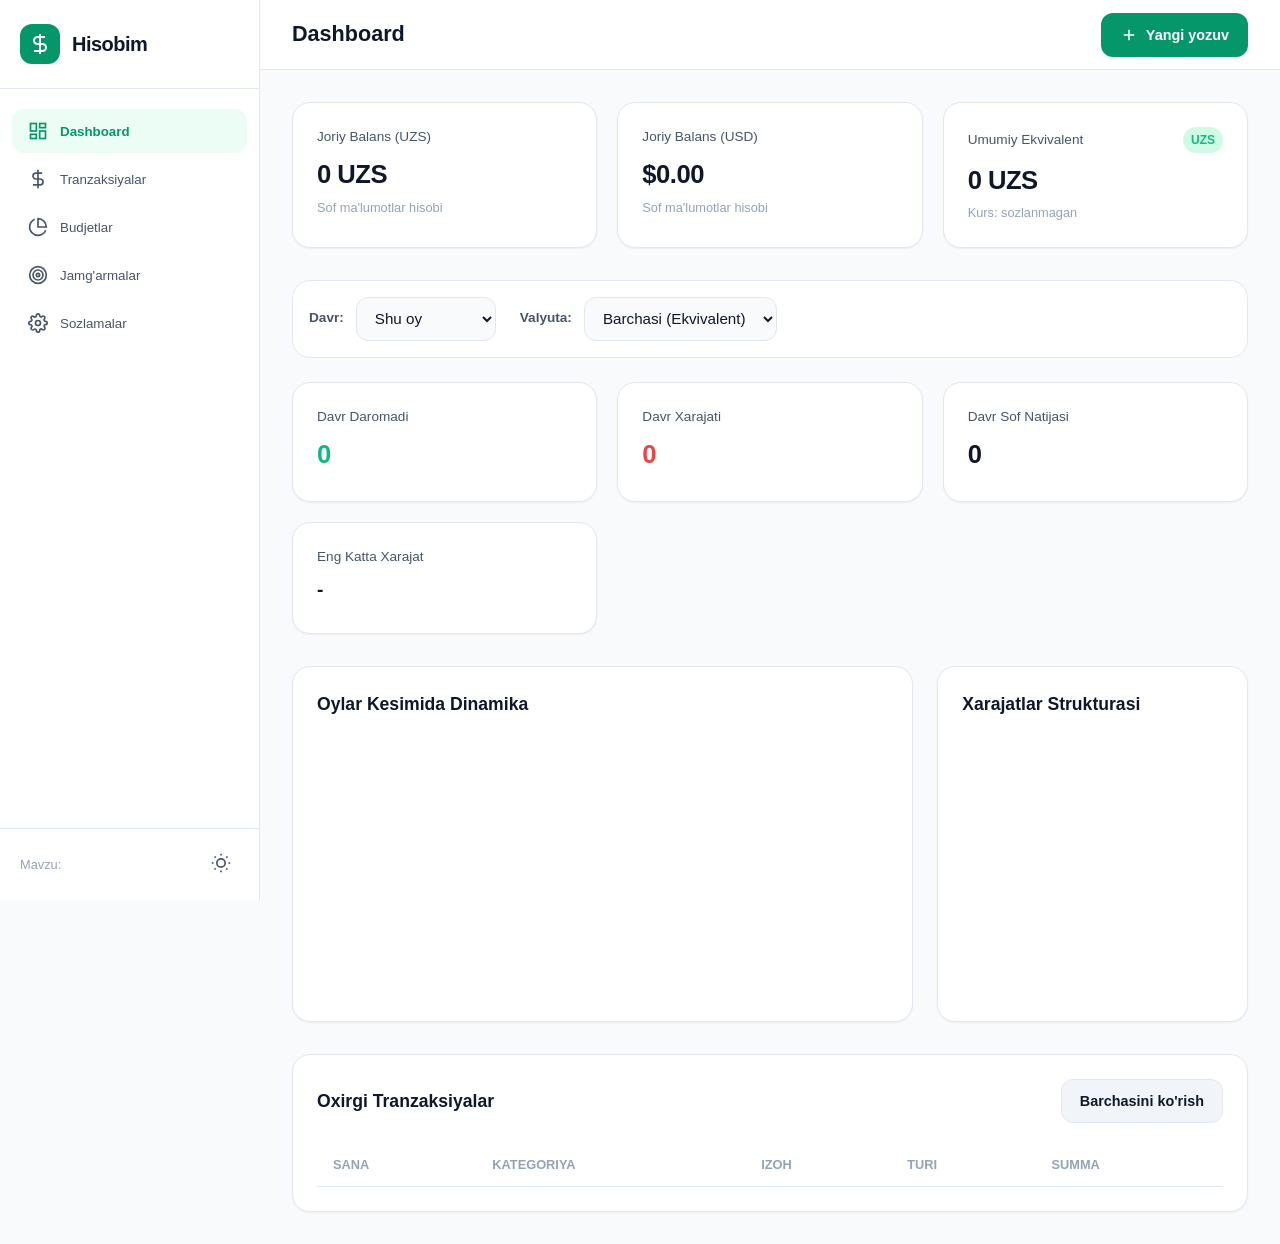
<file: hisobim_shaxsiy_moliya_boshqaruvi.html>
<!DOCTYPE html>
<html lang="uz">
<head>
    <meta charset="UTF-8">
    <meta name="viewport" content="width=device-width, initial-scale=1.0">
    <title>Hisobim — Shaxsiy Moliya Boshqaruvi</title>
    <style>
        :root {
            /* Light Theme Palette */
            --bg-primary: #f8fafc;
            --bg-secondary: #ffffff;
            --bg-tertiary: #f1f5f9;
            --text-primary: #0f172a;
            --text-secondary: #475569;
            --text-muted: #94a3b8;
            --border-color: #e2e8f0;
            
            --accent-primary: #059669;
            --accent-primary-hover: #047857;
            --accent-light: #ecfdf5;
            --accent-text: #065f46;
            
            --income-color: #10b981;
            --income-bg: #d1fae5;
            --expense-color: #ef4444;
            --expense-bg: #fee2e2;
            --warning-color: #f59e0b;
            --warning-bg: #fef3c7;
            
            --shadow-sm: 0 1px 2px 0 rgb(0 0 0 / 0.05);
            --shadow-md: 0 4px 6px -1px rgb(0 0 0 / 0.1), 0 2px 4px -2px rgb(0 0 0 / 0.1);
            --shadow-lg: 0 10px 15px -3px rgb(0 0 0 / 0.1), 0 4px 6px -4px rgb(0 0 0 / 0.1);
            
            --radius-sm: 8px;
            --radius-md: 12px;
            --radius-lg: 18px;
            --radius-xl: 24px;
            
            --transition-fast: 0.15s ease;
            --transition-normal: 0.25s ease;
        }

        [data-theme="dark"] {
            --bg-primary: #0f172a;
            --bg-secondary: #1e293b;
            --bg-tertiary: #334155;
            --text-primary: #f8fafc;
            --text-secondary: #cbd5e1;
            --text-muted: #64748b;
            --border-color: #334155;
            
            --accent-primary: #10b981;
            --accent-primary-hover: #059669;
            --accent-light: rgba(16, 185, 129, 0.15);
            --accent-text: #6ee7b7;
            
            --income-color: #34d399;
            --income-bg: rgba(52, 211, 153, 0.15);
            --expense-color: #f87171;
            --expense-bg: rgba(248, 113, 113, 0.15);
            --warning-color: #fbbf24;
            --warning-bg: rgba(251, 191, 36, 0.15);
            
            --shadow-sm: 0 1px 2px 0 rgb(0 0 0 / 0.3);
            --shadow-md: 0 4px 6px -1px rgb(0 0 0 / 0.4);
            --shadow-lg: 0 10px 15px -3px rgb(0 0 0 / 0.5);
        }

        * {
            box-sizing: border-box;
            margin: 0;
            padding: 0;
            font-family: -apple-system, BlinkMacSystemFont, "Segoe UI", Roboto, Helvetica, Arial, sans-serif;
            -webkit-tap-highlight-color: transparent;
        }

        body {
            background-color: var(--bg-primary);
            color: var(--text-primary);
            min-height: 100vh;
            display: flex;
            line-height: 1.5;
            transition: background-color var(--transition-normal), color var(--transition-normal);
        }

        /* Layout Structure */
        .app-container {
            display: flex;
            width: 100%;
            min-height: 100vh;
        }

        /* Sidebar */
        .sidebar {
            width: 260px;
            background-color: var(--bg-secondary);
            border-right: 1px solid var(--border-color);
            display: flex;
            flex-direction: column;
            position: fixed;
            top: 0;
            bottom: 0;
            left: 0;
            z-index: 40;
            transition: transform var(--transition-normal);
        }

        .sidebar-header {
            padding: 24px 20px;
            display: flex;
            align-items: center;
            gap: 12px;
            border-bottom: 1px solid var(--border-color);
        }

        .brand-logo {
            width: 40px;
            height: 40px;
            background: var(--accent-primary);
            color: white;
            border-radius: var(--radius-md);
            display: flex;
            align-items: center;
            justify-content: center;
        }

        .brand-title {
            font-size: 1.25rem;
            font-weight: 700;
            letter-spacing: -0.5px;
        }

        .sidebar-nav {
            padding: 20px 12px;
            flex: 1;
            display: flex;
            flex-direction: column;
            gap: 4px;
        }

        .nav-item {
            display: flex;
            align-items: center;
            gap: 12px;
            padding: 12px 16px;
            color: var(--text-secondary);
            text-decoration: none;
            border-radius: var(--radius-md);
            font-weight: 500;
            cursor: pointer;
            border: none;
            background: none;
            width: 100%;
            text-align: left;
            transition: all var(--transition-fast);
        }

        .nav-item:hover, .nav-item:focus-visible {
            background-color: var(--bg-tertiary);
            color: var(--text-primary);
            outline: none;
        }

        .nav-item.active {
            background-color: var(--accent-light);
            color: var(--accent-primary);
            font-weight: 600;
        }

        .sidebar-footer {
            padding: 16px 20px;
            border-top: 1px solid var(--border-color);
            display: flex;
            justify-content: space-between;
            align-items: center;
        }

        /* Main Content Area */
        .main-wrapper {
            flex: 1;
            margin-left: 260px;
            display: flex;
            flex-direction: column;
            min-width: 0;
        }

        .header {
            height: 70px;
            background-color: var(--bg-secondary);
            border-bottom: 1px solid var(--border-color);
            display: flex;
            align-items: center;
            justify-content: space-between;
            padding: 0 32px;
            position: sticky;
            top: 0;
            z-index: 30;
        }

        .page-title {
            font-size: 1.35rem;
            font-weight: 700;
        }

        .header-actions {
            display: flex;
            align-items: center;
            gap: 12px;
        }

        .mobile-menu-btn {
            display: none;
            background: none;
            border: none;
            color: var(--text-primary);
            padding: 8px;
            cursor: pointer;
            min-width: 44px;
            min-height: 44px;
        }

        .content {
            padding: 32px;
            flex: 1;
            max-width: 1400px;
            width: 100%;
            margin: 0 auto;
        }

        /* Utility Components */
        .btn {
            display: inline-flex;
            align-items: center;
            justify-content: center;
            gap: 8px;
            padding: 10px 18px;
            border-radius: var(--radius-md);
            font-size: 0.9rem;
            font-weight: 600;
            cursor: pointer;
            border: 1px solid transparent;
            transition: all var(--transition-fast);
            min-height: 44px;
            min-width: 44px;
            text-decoration: none;
        }

        .btn-primary {
            background-color: var(--accent-primary);
            color: white;
        }
        .btn-primary:hover {
            background-color: var(--accent-primary-hover);
        }

        .btn-secondary {
            background-color: var(--bg-tertiary);
            color: var(--text-primary);
            border-color: var(--border-color);
        }
        .btn-secondary:hover {
            background-color: var(--border-color);
        }

        .btn-danger {
            background-color: var(--expense-bg);
            color: var(--expense-color);
            border-color: transparent;
        }
        .btn-danger:hover {
            background-color: var(--expense-color);
            color: white;
        }

        .btn-icon {
            padding: 8px;
            border-radius: var(--radius-md);
            background: transparent;
            color: var(--text-secondary);
            border: none;
        }
        .btn-icon:hover {
            background-color: var(--bg-tertiary);
            color: var(--text-primary);
        }

        .card {
            background-color: var(--bg-secondary);
            border: 1px solid var(--border-color);
            border-radius: var(--radius-lg);
            padding: 24px;
            box-shadow: var(--shadow-sm);
        }

        .card-header {
            display: flex;
            justify-content: space-between;
            align-items: center;
            margin-bottom: 20px;
        }

        .card-title {
            font-size: 1.1rem;
            font-weight: 600;
            color: var(--text-primary);
        }

        /* Metrics Overview Cards */
        .metrics-grid {
            display: grid;
            grid-template-columns: repeat(auto-fit, minmax(240px, 1fr));
            gap: 20px;
            margin-bottom: 32px;
        }

        .metric-card {
            position: relative;
            overflow: hidden;
        }

        .metric-label {
            font-size: 0.85rem;
            color: var(--text-secondary);
            font-weight: 500;
            margin-bottom: 8px;
            display: flex;
            align-items: center;
            justify-content: space-between;
        }

        .metric-value {
            font-size: 1.6rem;
            font-weight: 700;
            letter-spacing: -0.5px;
            margin-bottom: 4px;
        }

        .metric-sub {
            font-size: 0.8rem;
            color: var(--text-muted);
        }

        .badge {
            display: inline-flex;
            align-items: center;
            gap: 4px;
            padding: 4px 8px;
            border-radius: 9999px;
            font-size: 0.75rem;
            font-weight: 600;
        }

        .badge-income {
            background-color: var(--income-bg);
            color: var(--income-color);
        }

        .badge-expense {
            background-color: var(--expense-bg);
            color: var(--expense-color);
        }

        /* Dashboard Specific Grid */
        .dashboard-grid {
            display: grid;
            grid-template-columns: 2fr 1fr;
            gap: 24px;
            margin-bottom: 32px;
        }

        /* Forms */
        .form-group {
            margin-bottom: 16px;
        }

        .form-label {
            display: block;
            font-size: 0.85rem;
            font-weight: 600;
            color: var(--text-secondary);
            margin-bottom: 6px;
        }

        .form-control {
            width: 100%;
            padding: 10px 14px;
            background-color: var(--bg-primary);
            border: 1px solid var(--border-color);
            border-radius: var(--radius-md);
            color: var(--text-primary);
            font-size: 0.95rem;
            transition: border-color var(--transition-fast);
            min-height: 44px;
        }

        .form-control:focus {
            outline: none;
            border-color: var(--accent-primary);
        }

        .form-error {
            color: var(--expense-color);
            font-size: 0.8rem;
            margin-top: 4px;
            display: none;
        }

        .form-group.has-error .form-error {
            display: block;
        }

        .form-group.has-error .form-control {
            border-color: var(--expense-color);
        }

        .form-row {
            display: grid;
            grid-template-columns: 1fr 1fr;
            gap: 16px;
        }

        /* Filters Bar */
        .filters-bar {
            display: flex;
            flex-wrap: wrap;
            gap: 12px;
            margin-bottom: 24px;
            align-items: center;
            background-color: var(--bg-secondary);
            padding: 16px;
            border-radius: var(--radius-lg);
            border: 1px solid var(--border-color);
        }

        .filters-bar .form-control {
            width: auto;
            min-width: 140px;
        }

        /* Table & List View */
        .table-responsive {
            width: 100%;
            overflow-x: auto;
        }

        .data-table {
            width: 100%;
            border-collapse: collapse;
            text-align: left;
        }

        .data-table th {
            padding: 12px 16px;
            font-size: 0.8rem;
            font-weight: 600;
            text-transform: uppercase;
            color: var(--text-muted);
            border-bottom: 1px solid var(--border-color);
        }

        .data-table td {
            padding: 16px;
            border-bottom: 1px solid var(--border-color);
            font-size: 0.9rem;
            color: var(--text-primary);
        }

        .data-table tbody tr:hover {
            background-color: var(--bg-tertiary);
        }

        /* Responsive Mobile Transactions List */
        .transaction-cards {
            display: none;
            flex-direction: column;
            gap: 12px;
        }

        .tx-card {
            background-color: var(--bg-secondary);
            border: 1px solid var(--border-color);
            border-radius: var(--radius-md);
            padding: 16px;
            display: flex;
            justify-content: space-between;
            align-items: center;
        }

        .tx-card-info {
            display: flex;
            flex-direction: column;
            gap: 4px;
        }

        .tx-card-title {
            font-weight: 600;
            font-size: 0.95rem;
        }

        .tx-card-meta {
            font-size: 0.8rem;
            color: var(--text-muted);
            display: flex;
            gap: 8px;
        }

        .tx-card-amount {
            text-align: right;
            font-weight: 700;
            font-size: 1rem;
        }

        /* Modal Component */
        .modal-backdrop {
            position: fixed;
            top: 0;
            left: 0;
            right: 0;
            bottom: 0;
            background-color: rgba(0, 0, 0, 0.5);
            display: flex;
            align-items: center;
            justify-content: center;
            z-index: 100;
            opacity: 0;
            visibility: hidden;
            transition: all var(--transition-normal);
            padding: 16px;
        }

        .modal-backdrop.active {
            opacity: 1;
            visibility: visible;
        }

        .modal {
            background-color: var(--bg-secondary);
            border-radius: var(--radius-xl);
            width: 100%;
            max-width: 500px;
            max-height: 90vh;
            overflow-y: auto;
            box-shadow: var(--shadow-lg);
            transform: scale(0.95);
            transition: transform var(--transition-normal);
        }

        .modal-backdrop.active .modal {
            transform: scale(1);
        }

        .modal-header {
            padding: 20px 24px;
            border-bottom: 1px solid var(--border-color);
            display: flex;
            justify-content: space-between;
            align-items: center;
        }

        .modal-body {
            padding: 24px;
        }

        .modal-footer {
            padding: 16px 24px;
            border-top: 1px solid var(--border-color);
            display: flex;
            justify-content: flex-end;
            gap: 12px;
        }

        /* Progress Bar */
        .progress-bar-bg {
            width: 100%;
            height: 10px;
            background-color: var(--bg-tertiary);
            border-radius: 9999px;
            overflow: hidden;
            margin: 8px 0;
        }

        .progress-bar-fill {
            height: 100%;
            background-color: var(--accent-primary);
            border-radius: 9999px;
            transition: width 0.4s ease;
        }

        .progress-bar-fill.warning {
            background-color: var(--warning-color);
        }

        .progress-bar-fill.danger {
            background-color: var(--expense-color);
        }

        /* Toast Notifications */
        .toast-container {
            position: fixed;
            bottom: 24px;
            right: 24px;
            z-index: 110;
            display: flex;
            flex-direction: column;
            gap: 8px;
            pointer-events: none;
        }

        .toast {
            padding: 12px 20px;
            border-radius: var(--radius-md);
            background-color: var(--text-primary);
            color: var(--bg-secondary);
            font-size: 0.9rem;
            font-weight: 500;
            box-shadow: var(--shadow-lg);
            opacity: 0;
            transform: translateY(10px);
            transition: all var(--transition-normal);
            pointer-events: auto;
        }

        .toast.show {
            opacity: 1;
            transform: translateY(0);
        }

        /* Views management */
        .view-section {
            display: none;
        }

        .view-section.active {
            display: block;
        }

        /* Charts Canvas Styling */
        .chart-container {
            position: relative;
            width: 100%;
            height: 260px;
        }

        canvas {
            width: 100% !important;
            height: 100% !important;
        }

        /* Empty State */
        .empty-state {
            text-align: center;
            padding: 40px 20px;
            color: var(--text-muted);
        }

        .empty-state-icon {
            width: 48px;
            height: 48px;
            margin-bottom: 12px;
            stroke: var(--text-muted);
        }

        /* Responsiveness Media Queries */
        @media (max-width: 1024px) {
            .dashboard-grid {
                grid-template-columns: 1fr;
            }
        }

        @media (max-width: 768px) {
            .sidebar {
                transform: translateX(-100%);
            }

            .sidebar.mobile-open {
                transform: translateX(0);
            }

            .main-wrapper {
                margin-left: 0;
            }

            .mobile-menu-btn {
                display: block;
            }

            .header {
                padding: 0 16px;
            }

            .content {
                padding: 16px;
            }

            .form-row {
                grid-template-columns: 1fr;
            }

            .table-responsive {
                display: none;
            }

            .transaction-cards {
                display: flex;
            }
        }

        /* Reduced Motion */
        @media (prefers-reduced-motion: reduce) {
            *, ::before, ::after {
                animation-duration: 0.01ms !important;
                animation-iteration-count: 1 !important;
                transition-duration: 0.01ms !important;
                scroll-behavior: auto !important;
            }
        }
    </style>
</head>
<body>

    <div class="app-container">
        <!-- Sidebar Nav -->
        <aside class="sidebar" id="sidebar">
            <div class="sidebar-header">
                <div class="brand-logo">
                    <svg width="24" height="24" viewBox="0 0 24 24" fill="none" stroke="currentColor" stroke-width="2"><path d="M12 2v20M17 5H9.5a3.5 3.5 0 0 0 0 7h5a3.5 3.5 0 0 1 0 7H6"/></svg>
                </div>
                <span class="brand-title">Hisobim</span>
            </div>

            <nav class="sidebar-nav">
                <button class="nav-item active" data-target="dashboard-view">
                    <svg width="20" height="20" viewBox="0 0 24 24" fill="none" stroke="currentColor" stroke-width="2"><rect x="3" y="3" width="7" height="9"/><rect x="14" y="3" width="7" height="5"/><rect x="14" y="12" width="7" height="9"/><rect x="3" y="16" width="7" height="5"/></svg>
                    Dashboard
                </button>
                <button class="nav-item" data-target="transactions-view">
                    <svg width="20" height="20" viewBox="0 0 24 24" fill="none" stroke="currentColor" stroke-width="2"><line x1="12" y1="1" x2="12" y2="23"/><path d="M17 5H9.5a3.5 3.5 0 0 0 0 7h5a3.5 3.5 0 0 1 0 7H6"/></svg>
                    Tranzaksiyalar
                </button>
                <button class="nav-item" data-target="budgets-view">
                    <svg width="20" height="20" viewBox="0 0 24 24" fill="none" stroke="currentColor" stroke-width="2"><path d="M21.21 15.89A10 10 0 1 1 8 2.83"/><path d="M22 12A10 10 0 0 0 12 2v10z"/></svg>
                    Budjetlar
                </button>
                <button class="nav-item" data-target="goals-view">
                    <svg width="20" height="20" viewBox="0 0 24 24" fill="none" stroke="currentColor" stroke-width="2"><circle cx="12" cy="12" r="10"/><circle cx="12" cy="12" r="6"/><circle cx="12" cy="12" r="2"/></svg>
                    Jamg'armalar
                </button>
                <button class="nav-item" data-target="settings-view">
                    <svg width="20" height="20" viewBox="0 0 24 24" fill="none" stroke="currentColor" stroke-width="2"><circle cx="12" cy="12" r="3"/><path d="M19.4 15a1.65 1.65 0 0 0 .33 1.82l.06.06a2 2 0 0 1 0 2.83 2 2 0 0 1-2.83 0l-.06-.06a1.65 1.65 0 0 0-1.82-.33 1.65 1.65 0 0 0-1 1.51V21a2 2 0 0 1-2 2 2 2 0 0 1-2-2v-.09A1.65 1.65 0 0 0 9 19.4a1.65 1.65 0 0 0-1.82.33l-.06.06a2 2 0 0 1-2.83 0 2 2 0 0 1 0-2.83l.06-.06a1.65 1.65 0 0 0 .33-1.82 1.65 1.65 0 0 0-1.51-1H3a2 2 0 0 1-2-2 2 2 0 0 1 2-2h.09A1.65 1.65 0 0 0 4.6 9a1.65 1.65 0 0 0-.33-1.82l-.06-.06a2 2 0 0 1 0-2.83 2 2 0 0 1 2.83 0l.06.06a1.65 1.65 0 0 0 1.82.33H9a1.65 1.65 0 0 0 1-1.51V3a2 2 0 0 1 2-2 2 2 0 0 1 2 2v.09a1.65 1.65 0 0 0 1 1.51 1.65 1.65 0 0 0 1.82-.33l.06-.06a2 2 0 0 1 2.83 0 2 2 0 0 1 0 2.83l-.06.06a1.65 1.65 0 0 0-.33 1.82V9a1.65 1.65 0 0 0 1.51 1H21a2 2 0 0 1 2 2 2 2 0 0 1-2 2h-.09a1.65 1.65 0 0 0-1.51 1z"/></svg>
                    Sozlamalar
                </button>
            </nav>

            <div class="sidebar-footer">
                <span style="font-size: 0.8rem; color: var(--text-muted);">Mavzu:</span>
                <button class="btn-icon" id="theme-toggle" aria-label="Mavzuni o'zgartirish">
                    <svg class="sun-icon" width="20" height="20" viewBox="0 0 24 24" fill="none" stroke="currentColor" stroke-width="2"><circle cx="12" cy="12" r="5"/><line x1="12" y1="1" x2="12" y2="3"/><line x1="12" y1="21" x2="12" y2="23"/><line x1="4.22" y1="4.22" x2="5.64" y2="5.64"/><line x1="18.36" y1="18.36" x2="19.78" y2="19.78"/><line x1="1" y1="12" x2="3" y2="12"/><line x1="21" y1="12" x2="23" y2="12"/><line x1="4.22" y1="19.78" x2="5.64" y2="18.36"/><line x1="18.36" y1="5.64" x2="19.78" y2="4.22"/></svg>
                </button>
            </div>
        </aside>

        <!-- Main Wrapper -->
        <div class="main-wrapper">
            <header class="header">
                <button class="mobile-menu-btn" id="mobile-menu-btn" aria-label="Menuni ochish">
                    <svg width="24" height="24" viewBox="0 0 24 24" fill="none" stroke="currentColor" stroke-width="2"><line x1="3" y1="12" x2="21" y2="12"/><line x1="3" y1="6" x2="21" y2="6"/><line x1="3" y1="18" x2="21" y2="18"/></svg>
                </button>
                <h1 class="page-title" id="page-title">Dashboard</h1>
                <div class="header-actions">
                    <button class="btn btn-primary" id="add-tx-btn">
                        <svg width="18" height="18" viewBox="0 0 24 24" fill="none" stroke="currentColor" stroke-width="2"><line x1="12" y1="5" x2="12" y2="19"/><line x1="5" y1="12" x2="19" y2="12"/></svg>
                        Yangi yozuv
                    </button>
                </div>
            </header>

            <main class="content">

                <!-- DASHBOARD VIEW -->
                <section class="view-section active" id="dashboard-view">
                    <!-- Metrics Cards -->
                    <div class="metrics-grid">
                        <div class="card metric-card">
                            <div class="metric-label">Joriy Balans (UZS)</div>
                            <div class="metric-value" id="balance-uzs">0 UZS</div>
                            <div class="metric-sub">Sof ma'lumotlar hisobi</div>
                        </div>
                        <div class="card metric-card">
                            <div class="metric-label">Joriy Balans (USD)</div>
                            <div class="metric-value" id="balance-usd">$0.00</div>
                            <div class="metric-sub">Sof ma'lumotlar hisobi</div>
                        </div>
                        <div class="card metric-card">
                            <div class="metric-label">
                                Umumiy Ekvivalent
                                <span class="badge badge-income" id="main-currency-badge">UZS</span>
                            </div>
                            <div class="metric-value" id="total-equiv">0 UZS</div>
                            <div class="metric-sub" id="equiv-rate-info">Kurs: sozlanmagan</div>
                        </div>
                    </div>

                    <!-- Filter Bar for Dashboard Overview -->
                    <div class="filters-bar">
                        <label for="dash-period" style="font-size:0.85rem; font-weight:600; color:var(--text-secondary)">Davr:</label>
                        <select class="form-control" id="dash-period">
                            <option value="month" selected>Shu oy</option>
                            <option value="today">Bugun</option>
                            <option value="week">Shu hafta</option>
                            <option value="year">Shu yil</option>
                            <option value="all">Barcha vaqt</option>
                        </select>
                        
                        <label for="dash-currency" style="font-size:0.85rem; font-weight:600; color:var(--text-secondary); margin-left:12px;">Valyuta:</label>
                        <select class="form-control" id="dash-currency">
                            <option value="ALL">Barchasi (Ekvivalent)</option>
                            <option value="UZS">Faqat UZS</option>
                            <option value="USD">Faqat USD</option>
                        </select>
                    </div>

                    <!-- Period Summary Sub-metrics -->
                    <div class="metrics-grid">
                        <div class="card">
                            <div class="metric-label">Davr Daromadi</div>
                            <div class="metric-value" style="color:var(--income-color)" id="period-income">0</div>
                        </div>
                        <div class="card">
                            <div class="metric-label">Davr Xarajati</div>
                            <div class="metric-value" style="color:var(--expense-color)" id="period-expense">0</div>
                        </div>
                        <div class="card">
                            <div class="metric-label">Davr Sof Natijasi</div>
                            <div class="metric-value" id="period-net">0</div>
                        </div>
                        <div class="card">
                            <div class="metric-label">Eng Katta Xarajat</div>
                            <div class="metric-value" style="font-size:1.2rem;" id="top-expense-cat">-</div>
                        </div>
                    </div>

                    <!-- Dashboard Charts Grid -->
                    <div class="dashboard-grid">
                        <div class="card">
                            <div class="card-header">
                                <h2 class="card-title">Oylar Kesimida Dinamika</h2>
                            </div>
                            <div class="chart-container">
                                <canvas id="monthlyChart"></canvas>
                            </div>
                        </div>
                        <div class="card">
                            <div class="card-header">
                                <h2 class="card-title">Xarajatlar Strukturasi</h2>
                            </div>
                            <div class="chart-container">
                                <canvas id="categoryChart"></canvas>
                            </div>
                        </div>
                    </div>

                    <!-- Recent Transactions -->
                    <div class="card">
                        <div class="card-header">
                            <h2 class="card-title">Oxirgi Tranzaksiyalar</h2>
                            <button class="btn btn-secondary" onclick="app.navigateTo('transactions-view')">Barchasini ko'rish</button>
                        </div>
                        <div class="table-responsive">
                            <table class="data-table">
                                <thead>
                                    <tr>
                                        <th>Sana</th>
                                        <th>Kategoriya</th>
                                        <th>Izoh</th>
                                        <th>Turi</th>
                                        <th>Summa</th>
                                    </tr>
                                </thead>
                                <tbody id="recent-tx-table">
                                    <!-- Dynamic -->
                                </tbody>
                            </table>
                        </div>
                        <div class="transaction-cards" id="recent-tx-cards">
                            <!-- Dynamic Mobile Cards -->
                        </div>
                    </div>
                </section>

                <!-- TRANSACTIONS VIEW -->
                <section class="view-section" id="transactions-view">
                    <div class="filters-bar">
                        <input type="text" class="form-control" id="tx-search" placeholder="Izoh bo'yicha qidiruv...">
                        <select class="form-control" id="tx-type-filter">
                            <option value="ALL">Barcha turlar</option>
                            <option value="INCOME">Daromad</option>
                            <option value="EXPENSE">Xarajat</option>
                        </select>
                        <select class="form-control" id="tx-cat-filter">
                            <option value="ALL">Barcha kategoriyalar</option>
                        </select>
                        <select class="form-control" id="tx-curr-filter">
                            <option value="ALL">Barcha valyutalar</option>
                            <option value="UZS">UZS</option>
                            <option value="USD">USD</option>
                        </select>
                        <select class="form-control" id="tx-sort">
                            <option value="date-desc">Sana (Yangi -> Eski)</option>
                            <option value="date-asc">Sana (Eski -> Yangi)</option>
                            <option value="amount-desc">Summa (Katta -> Kichik)</option>
                            <option value="amount-asc">Summa (Kichik -> Katta)</option>
                        </select>
                        <button class="btn btn-secondary" id="tx-reset-filters">Tozalash</button>
                    </div>

                    <div class="card">
                        <div class="table-responsive">
                            <table class="data-table">
                                <thead>
                                    <tr>
                                        <th>Sana</th>
                                        <th>Kategoriya</th>
                                        <th>Izoh</th>
                                        <th>Turi</th>
                                        <th>Summa</th>
                                        <th style="text-align:right;">Amallar</th>
                                    </tr>
                                </thead>
                                <tbody id="all-tx-table">
                                    <!-- Dynamic -->
                                </tbody>
                            </table>
                        </div>
                        <div class="transaction-cards" id="all-tx-cards">
                            <!-- Dynamic -->
                        </div>
                    </div>
                </section>

                <!-- BUDGETS VIEW -->
                <section class="view-section" id="budgets-view">
                    <div style="display:flex; justify-content:space-between; align-items:center; margin-bottom:24px;">
                        <p style="color:var(--text-secondary);">Joriy oy uchun xarajat limitlarini belgilang va sarflaringizni nazorat qiling.</p>
                        <button class="btn btn-primary" id="add-budget-btn">Yangi Limit</button>
                    </div>

                    <div class="metrics-grid" id="budgets-grid">
                        <!-- Dynamic Budgets list -->
                    </div>
                </section>

                <!-- GOALS VIEW -->
                <section class="view-section" id="goals-view">
                    <div style="display:flex; justify-content:space-between; align-items:center; margin-bottom:16px;">
                        <p style="color:var(--text-secondary);">Jamg'arma maqsadlari — alohida kuzatuv hisobidir. Ular umumiy balansingizga ta'sir qilmaydi.</p>
                        <button class="btn btn-primary" id="add-goal-btn">Yangi Maqsad</button>
                    </div>

                    <div class="metrics-grid" id="goals-grid">
                        <!-- Dynamic Goals List -->
                    </div>
                </section>

                <!-- SETTINGS VIEW -->
                <section class="view-section" id="settings-view">
                    <div class="dashboard-grid">
                        <div class="card">
                            <h2 class="card-title" style="margin-bottom:16px;">Valyuta va Kurs Sozlamalari</h2>
                            <form id="settings-form">
                                <div class="form-group">
                                    <label class="form-label" for="setting-main-currency">Asosiy Ko'rsatkich Valyutasi</label>
                                    <select class="form-control" id="setting-main-currency">
                                        <option value="UZS">UZS (So'm)</option>
                                        <option value="USD">USD (Dollar)</option>
                                    </select>
                                </div>
                                <div class="form-group">
                                    <label class="form-label" for="setting-usd-rate">1 USD kursi (UZS da)</label>
                                    <input type="number" class="form-control" id="setting-usd-rate" placeholder="Masalan: 12500" step="any" min="0">
                                    <small style="color:var(--text-muted); font-size:0.75rem; display:block; margin-top:4px;">
                                        Eslatma: Bu qo'lda kiritiladigan shartli kurs bo'lib, jonli valyuta birjasiga bog'lanmagan. Barcha ekvivalent hisobotlar ushbu kurs bo'yicha yangilanadi.
                                    </small>
                                </div>
                                <button type="submit" class="btn btn-primary">Sozlamalarni Saqlash</button>
                            </form>
                        </div>

                        <div class="card">
                            <h2 class="card-title" style="margin-bottom:16px;">Kategoriyalarni Boshqarish</h2>
                            <form id="add-category-form" style="display:flex; gap:8px; margin-bottom:16px;">
                                <input type="text" class="form-control" id="new-cat-name" placeholder="Yangi kategoriya..." required>
                                <select class="form-control" id="new-cat-type" style="width:130px;">
                                    <option value="EXPENSE">Xarajat</option>
                                    <option value="INCOME">Daromad</option>
                                </select>
                                <button type="submit" class="btn btn-secondary">+</button>
                            </form>
                            <div id="categories-list" style="max-height:250px; overflow-y:auto; display:flex; flex-direction:column; gap:8px;">
                                <!-- Dynamic categories -->
                            </div>
                        </div>
                    </div>

                    <div class="card" style="margin-top:24px;">
                        <h2 class="card-title" style="margin-bottom:16px;">Ma'lumotlar Zaxirasi va Boshqaruv</h2>
                        <p style="color:var(--text-secondary); font-size:0.9rem; margin-bottom:16px;">
                            Barcha ma'lumotlar brauzeringizning local storage xotirasida saqlanadi (shifrlanmagan). Qurilmalararo sinxronizatsiya mavjud emas.
                        </p>
                        <div style="display:flex; flex-wrap:wrap; gap:12px;">
                            <button class="btn btn-secondary" id="export-json-btn">JSON Eksport</button>
                            <button class="btn btn-secondary" id="export-csv-btn">CSV Eksport (Tranzaksiyalar)</button>
                            <label class="btn btn-secondary" style="cursor:pointer;">
                                JSON Import
                                <input type="file" id="import-json-file" accept=".json" style="display:none;">
                            </label>
                            <button class="btn btn-secondary" id="load-demo-btn">Demo Ma'lumotlarni Yuklash</button>
                            <button class="btn btn-danger" id="clear-all-btn">Barcha Ma'lumotlarni O'chirish</button>
                        </div>
                    </div>
                </section>

            </main>
        </div>
    </div>

    <!-- MODAL: ADD/EDIT TRANSACTION -->
    <div class="modal-backdrop" id="tx-modal">
        <div class="modal" role="dialog" aria-modal="true" aria-labelledby="tx-modal-title">
            <div class="modal-header">
                <h3 class="card-title" id="tx-modal-title">Yangi Tranzaksiya</h3>
                <button class="btn-icon modal-close" aria-label="Yopish">&times;</button>
            </div>
            <form id="tx-form">
                <div class="modal-body">
                    <input type="hidden" id="tx-id">
                    <div class="form-group">
                        <label class="form-label">Tranzaksiya Turi</label>
                        <div class="form-row">
                            <label style="display:flex; align-items:center; gap:8px; cursor:pointer;">
                                <input type="radio" name="tx-type" value="EXPENSE" checked> Xarajat
                            </label>
                            <label style="display:flex; align-items:center; gap:8px; cursor:pointer;">
                                <input type="radio" name="tx-type" value="INCOME"> Daromad
                            </label>
                        </div>
                    </div>

                    <div class="form-row">
                        <div class="form-group">
                            <label class="form-label" for="tx-amount">Summa</label>
                            <input type="number" step="any" min="0.01" class="form-control" id="tx-amount" placeholder="0.00" required>
                            <div class="form-error">To'g'ri musbat summa kiriting</div>
                        </div>
                        <div class="form-group">
                            <label class="form-label" for="tx-currency">Valyuta</label>
                            <select class="form-control" id="tx-currency">
                                <option value="UZS">UZS</option>
                                <option value="USD">USD</option>
                            </select>
                        </div>
                    </div>

                    <div class="form-group">
                        <label class="form-label" for="tx-category">Kategoriya</label>
                        <select class="form-control" id="tx-category" required></select>
                    </div>

                    <div class="form-group">
                        <label class="form-label" for="tx-date">Sana</label>
                        <input type="date" class="form-control" id="tx-date" required>
                    </div>

                    <div class="form-group">
                        <label class="form-label" for="tx-note">Izoh (ixtiyoriy)</label>
                        <input type="text" class="form-control" id="tx-note" placeholder="Masalan: Tushlik yoki Ish haqi">
                    </div>
                </div>
                <div class="modal-footer">
                    <button type="button" class="btn btn-secondary modal-close">Bekor qilish</button>
                    <button type="submit" class="btn btn-primary" id="tx-submit-btn">Saqlash</button>
                </div>
            </form>
        </div>
    </div>

    <!-- MODAL: ADD BUDGET -->
    <div class="modal-backdrop" id="budget-modal">
        <div class="modal" role="dialog" aria-modal="true">
            <div class="modal-header">
                <h3 class="card-title">Oylik Limit Belgilash</h3>
                <button class="btn-icon modal-close">&times;</button>
            </div>
            <form id="budget-form">
                <div class="modal-body">
                    <div class="form-group">
                        <label class="form-label" for="budget-category">Kategoriya</label>
                        <select class="form-control" id="budget-category" required></select>
                    </div>
                    <div class="form-row">
                        <div class="form-group">
                            <label class="form-label" for="budget-amount">Limit Summasi</label>
                            <input type="number" step="any" min="1" class="form-control" id="budget-amount" required>
                        </div>
                        <div class="form-group">
                            <label class="form-label" for="budget-currency">Valyuta</label>
                            <select class="form-control" id="budget-currency">
                                <option value="UZS">UZS</option>
                                <option value="USD">USD</option>
                            </select>
                        </div>
                    </div>
                </div>
                <div class="modal-footer">
                    <button type="button" class="btn btn-secondary modal-close">Bekor qilish</button>
                    <button type="submit" class="btn btn-primary">Saqlash</button>
                </div>
            </form>
        </div>
    </div>

    <!-- MODAL: ADD GOAL -->
    <div class="modal-backdrop" id="goal-modal">
        <div class="modal" role="dialog" aria-modal="true">
            <div class="modal-header">
                <h3 class="card-title">Yangi Jamg'arma Maqsadi</h3>
                <button class="btn-icon modal-close">&times;</button>
            </div>
            <form id="goal-form">
                <div class="modal-body">
                    <div class="form-group">
                        <label class="form-label" for="goal-title">Maqsad Nomi</label>
                        <input type="text" class="form-control" id="goal-title" placeholder="Masalan: Avtomobil uchun" required>
                    </div>
                    <div class="form-row">
                        <div class="form-group">
                            <label class="form-label" for="goal-target">Maqsad Summasi</label>
                            <input type="number" step="any" min="1" class="form-control" id="goal-target" required>
                        </div>
                        <div class="form-group">
                            <label class="form-label" for="goal-currency">Valyuta</label>
                            <select class="form-control" id="goal-currency">
                                <option value="UZS">UZS</option>
                                <option value="USD">USD</option>
                            </select>
                        </div>
                    </div>
                    <div class="form-group">
                        <label class="form-label" for="goal-deadline">Muddat (Ixtiyoriy)</label>
                        <input type="date" class="form-control" id="goal-deadline">
                    </div>
                </div>
                <div class="modal-footer">
                    <button type="button" class="btn btn-secondary modal-close">Bekor qilish</button>
                    <button type="submit" class="btn btn-primary">Saqlash</button>
                </div>
            </form>
        </div>
    </div>

    <!-- MODAL: GOAL DEPOSIT/WITHDRAW -->
    <div class="modal-backdrop" id="goal-action-modal">
        <div class="modal" role="dialog" aria-modal="true">
            <div class="modal-header">
                <h3 class="card-title" id="goal-action-title">Mablag' Boshqaruvi</h3>
                <button class="btn-icon modal-close">&times;</button>
            </div>
            <form id="goal-action-form">
                <div class="modal-body">
                    <input type="hidden" id="goal-action-id">
                    <input type="hidden" id="goal-action-type">
                    <div class="form-group">
                        <label class="form-label" for="goal-action-amount">Summa</label>
                        <input type="number" step="any" min="0.01" class="form-control" id="goal-action-amount" required>
                    </div>
                </div>
                <div class="modal-footer">
                    <button type="button" class="btn btn-secondary modal-close">Bekor qilish</button>
                    <button type="submit" class="btn btn-primary">Tasdiqlash</button>
                </div>
            </form>
        </div>
    </div>

    <!-- Toast Notifications Area -->
    <div class="toast-container" id="toast-container"></div>

    <!-- JAVASCRIPT LOGIC -->
    <script>
    /**
     * HISOBIM - Single File Vanilla JavaScript Application Module
     */

    // --- 1. STORAGE MODULE ---
    const Storage = {
        KEY: 'hisobim_app_state_v1',
        
        getInitialData() {
            return {
                version: 1,
                settings: {
                    mainCurrency: 'UZS',
                    usdRate: 12500, // Default 1 USD = 12500 UZS
                    theme: 'system'
                },
                categories: [
                    { id: 'c1', name: 'Ish haqi', type: 'INCOME', isDefault: true },
                    { id: 'c2', name: 'Freelance', type: 'INCOME', isDefault: true },
                    { id: 'c3', name: 'Biznes', type: 'INCOME', isDefault: true },
                    { id: 'c4', name: 'Sovg\'a', type: 'INCOME', isDefault: true },
                    { id: 'c5', name: 'Boshqa daromad', type: 'INCOME', isDefault: true },
                    { id: 'c6', name: 'Oziq-ovqat', type: 'EXPENSE', isDefault: true },
                    { id: 'c7', name: 'Transport', type: 'EXPENSE', isDefault: true },
                    { id: 'c8', name: 'Uy-joy', type: 'EXPENSE', isDefault: true },
                    { id: 'c9', name: 'Kommunal', type: 'EXPENSE', isDefault: true },
                    { id: 'c10', name: 'Sog\'liq', type: 'EXPENSE', isDefault: true },
                    { id: 'c11', name: 'Ta\'lim', type: 'EXPENSE', isDefault: true },
                    { id: 'c12', name: 'Ko\'ngilochar', type: 'EXPENSE', isDefault: true },
                    { id: 'c13', name: 'Xaridlar', type: 'EXPENSE', isDefault: true },
                    { id: 'c14', name: 'Boshqa xarajat', type: 'EXPENSE', isDefault: true }
                ],
                transactions: [],
                budgets: [],
                goals: []
            };
        },

        load() {
            try {
                const dataStr = localStorage.getItem(this.KEY);
                if (!dataStr) return this.getInitialData();
                const parsed = JSON.parse(dataStr);
                if (!parsed || parsed.version !== 1) return this.getInitialData();
                return parsed;
            } catch (e) {
                console.error("Storage loading error", e);
                return this.getInitialData();
            }
        },

        save(state) {
            try {
                localStorage.setItem(this.KEY, JSON.stringify(state));
                return true;
            } catch (e) {
                console.error("Storage saving error", e);
                return false;
            }
        }
    };

    // --- 2. FORMATTING & CURRENCY UTILS ---
    const Utils = {
        generateId() {
            return 'id_' + Math.random().toString(36).substr(2, 9) + Date.now().toString(36);
        },

        formatCurrency(amount, currency) {
            const num = Number(amount) || 0;
            if (currency === 'USD') {
                return new Intl.NumberFormat('en-US', { style: 'currency', currency: 'USD' }).format(num);
            }
            return new Intl.NumberFormat('uz-UZ').format(num) + ' UZS';
        },

        escapeHTML(str) {
            if (!str) return '';
            return String(str)
                .replace(/&/g, '&amp;')
                .replace(/</g, '&lt;')
                .replace(/>/g, '&gt;')
                .replace(/"/g, '&quot;')
                .replace(/'/g, '&#039;');
        },

        getTodayString() {
            const now = new Date();
            const year = now.getFullYear();
            const month = String(now.getMonth() + 1).padStart(2, '0');
            const day = String(now.getDate()).padStart(2, '0');
            return `${year}-${month}-${day}`;
        }
    };

    // --- 3. CORE APP CONTROLLER ---
    class HisobimApp {
        constructor() {
            this.state = Storage.load();
            this.activeView = 'dashboard-view';
            this.init();
        }

        init() {
            this.setupTheme();
            this.bindEvents();
            this.renderAll();
        }

        saveState() {
            const saved = Storage.save(this.state);
            if (!saved) {
                this.showToast('Xatolik: Ma\'lumotlarni saqlab bo\'lmadi!');
            }
        }

        setupTheme() {
            const savedTheme = this.state.settings.theme;
            if (savedTheme === 'dark' || (savedTheme === 'system' && window.matchMedia('(prefers-color-scheme: dark)').matches)) {
                document.documentElement.setAttribute('data-theme', 'dark');
            } else {
                document.documentElement.removeAttribute('data-theme');
            }
        }

        toggleTheme() {
            const current = document.documentElement.getAttribute('data-theme');
            const next = current === 'dark' ? 'light' : 'dark';
            if (next === 'dark') {
                document.documentElement.setAttribute('data-theme', 'dark');
            } else {
                document.documentElement.removeAttribute('data-theme');
            }
            this.state.settings.theme = next;
            this.saveState();
        }

        showToast(message) {
            const container = document.getElementById('toast-container');
            const toast = document.createElement('div');
            toast.className = 'toast';
            toast.textContent = message;
            container.appendChild(toast);

            setTimeout(() => toast.classList.add('show'), 10);
            setTimeout(() => {
                toast.classList.remove('show');
                setTimeout(() => toast.remove(), 300);
            }, 3000);
        }

        // --- NAVIGATION & ROUTING ---
        navigateTo(targetView) {
            document.querySelectorAll('.nav-item').forEach(el => {
                el.classList.toggle('active', el.dataset.target === targetView);
            });
            document.querySelectorAll('.view-section').forEach(el => {
                el.classList.toggle('active', el.id === targetView);
            });

            const titles = {
                'dashboard-view': 'Dashboard',
                'transactions-view': 'Tranzaksiyalar',
                'budgets-view': 'Oylik Budjetlar',
                'goals-view': 'Jamg\'arma Maqsadi',
                'settings-view': 'Sozlamalar'
            };
            document.getElementById('page-title').textContent = titles[targetView] || 'Hisobim';
            this.activeView = targetView;

            // Close mobile menu if open
            document.getElementById('sidebar').classList.remove('mobile-open');

            this.renderAll();
        }

        // --- CALCULATION LOGIC ---
        convert(amount, fromCurr, toCurr) {
            if (fromCurr === toCurr) return amount;
            const rate = Number(this.state.settings.usdRate) || 0;
            if (rate <= 0) return 0;

            if (fromCurr === 'USD' && toCurr === 'UZS') {
                return amount * rate;
            }
            if (fromCurr === 'UZS' && toCurr === 'USD') {
                return amount / rate;
            }
            return amount;
        }

        calculateBalances() {
            let uzs = 0;
            let usd = 0;

            this.state.transactions.forEach(tx => {
                const val = Number(tx.amount) || 0;
                if (tx.currency === 'UZS') {
                    uzs += (tx.type === 'INCOME' ? val : -val);
                } else if (tx.currency === 'USD') {
                    usd += (tx.type === 'INCOME' ? val : -val);
                }
            });

            const mainCurr = this.state.settings.mainCurrency;
            let totalEquiv = 0;
            if (mainCurr === 'UZS') {
                totalEquiv = uzs + this.convert(usd, 'USD', 'UZS');
            } else {
                totalEquiv = usd + this.convert(uzs, 'UZS', 'USD');
            }

            return { uzs, usd, totalEquiv, mainCurr };
        }

        filterTransactionsByPeriod(txs, period) {
            if (period === 'all') return txs;
            const now = new Date();
            const todayStr = Utils.getTodayString();

            return txs.filter(tx => {
                if (period === 'today') return tx.date === todayStr;
                
                const txDate = new Date(tx.date);
                if (period === 'week') {
                    const diffTime = Math.abs(now - txDate);
                    const diffDays = Math.ceil(diffTime / (1000 * 60 * 60 * 24));
                    return diffDays <= 7;
                }
                if (period === 'month') {
                    return txDate.getMonth() === now.getMonth() && txDate.getFullYear() === now.getFullYear();
                }
                if (period === 'year') {
                    return txDate.getFullYear() === now.getFullYear();
                }
                return true;
            });
        }

        // --- RENDERING MODULES ---
        renderAll() {
            this.renderDashboard();
            this.renderTransactions();
            this.renderBudgets();
            this.renderGoals();
            this.renderSettings();
            this.populateCategorySelects();
        }

        renderDashboard() {
            const { uzs, usd, totalEquiv, mainCurr } = this.calculateBalances();
            document.getElementById('balance-uzs').textContent = Utils.formatCurrency(uzs, 'UZS');
            document.getElementById('balance-usd').textContent = Utils.formatCurrency(usd, 'USD');
            document.getElementById('total-equiv').textContent = Utils.formatCurrency(totalEquiv, mainCurr);
            document.getElementById('main-currency-badge').textContent = mainCurr;

            const rate = this.state.settings.usdRate;
            document.getElementById('equiv-rate-info').textContent = rate > 0 
                ? `Kurs: 1 USD = ${Utils.formatCurrency(rate, 'UZS')}` 
                : 'Kurs sozlanmagan!';

            // Period summary
            const period = document.getElementById('dash-period').value;
            const currFilter = document.getElementById('dash-currency').value;
            let filtered = this.filterTransactionsByPeriod(this.state.transactions, period);

            let pIncome = 0, pExpense = 0;
            const targetCurr = currFilter === 'ALL' ? mainCurr : currFilter;

            const categoryExpenses = {};

            filtered.forEach(tx => {
                if (currFilter !== 'ALL' && tx.currency !== currFilter) return;

                let amt = Number(tx.amount) || 0;
                if (currFilter === 'ALL') {
                    amt = this.convert(amt, tx.currency, mainCurr);
                }

                if (tx.type === 'INCOME') {
                    pIncome += amt;
                } else {
                    pExpense += amt;
                    categoryExpenses[tx.categoryId] = (categoryExpenses[tx.categoryId] || 0) + amt;
                }
            });

            document.getElementById('period-income').textContent = Utils.formatCurrency(pIncome, targetCurr);
            document.getElementById('period-expense').textContent = Utils.formatCurrency(pExpense, targetCurr);
            document.getElementById('period-net').textContent = Utils.formatCurrency(pIncome - pExpense, targetCurr);

            // Find top expense category
            let topCatId = null, maxExp = 0;
            for (let catId in categoryExpenses) {
                if (categoryExpenses[catId] > maxExp) {
                    maxExp = categoryExpenses[catId];
                    topCatId = catId;
                }
            }
            const topCat = this.state.categories.find(c => c.id === topCatId);
            document.getElementById('top-expense-cat').textContent = topCat ? `${topCat.name}` : '-';

            // Recent table
            const recent = [...this.state.transactions]
                .sort((a, b) => new Date(b.date) - new Date(a.date))
                .slice(0, 5);

            this.renderTxTableRows(recent, 'recent-tx-table', 'recent-tx-cards', false);

            // Charts
            this.renderCharts(filtered, targetCurr);
        }

        renderTxTableRows(txList, tableId, cardsId, showActions = true) {
            const tbody = document.getElementById(tableId);
            const cardsContainer = document.getElementById(cardsId);
            tbody.innerHTML = '';
            cardsContainer.innerHTML = '';

            if (txList.length === 0) {
                tbody.innerHTML = `<tr><td colspan="${showActions ? 6 : 5}" class="empty-state">Yozuvlar topilmadi</td></tr>`;
                cardsContainer.innerHTML = `<div class="empty-state">Yozuvlar topilmadi</div>`;
                return;
            }

            txList.forEach(tx => {
                const cat = this.state.categories.find(c => c.id === tx.categoryId);
                const catName = cat ? cat.name : 'Boshqa';
                const isInc = tx.type === 'INCOME';
                const sign = isInc ? '+' : '-';
                const badgeClass = isInc ? 'badge-income' : 'badge-expense';

                // Table Row
                const tr = document.createElement('tr');
                tr.innerHTML = `
                    <td>${tx.date}</td>
                    <td>${Utils.escapeHTML(catName)}</td>
                    <td>${Utils.escapeHTML(tx.note || '-')}</td>
                    <td><span class="badge ${badgeClass}">${isInc ? 'Daromad' : 'Xarajat'}</span></td>
                    <td style="font-weight:600; color:${isInc ? 'var(--income-color)' : 'var(--expense-color)'}">
                        ${sign} ${Utils.formatCurrency(tx.amount, tx.currency)}
                    </td>
                    ${showActions ? `
                        <td style="text-align:right;">
                            <button class="btn-icon" onclick="app.editTx('${tx.id}')">✏️</button>
                            <button class="btn-icon" onclick="app.deleteTx('${tx.id}')">🗑️</button>
                        </td>
                    ` : ''}
                `;
                tbody.appendChild(tr);

                // Mobile Card View
                const card = document.createElement('div');
                card.className = 'tx-card';
                card.innerHTML = `
                    <div class="tx-card-info">
                        <div class="tx-card-title">${Utils.escapeHTML(catName)}</div>
                        <div class="tx-card-meta">
                            <span>${tx.date}</span>
                            <span>•</span>
                            <span>${Utils.escapeHTML(tx.note || '')}</span>
                        </div>
                    </div>
                    <div>
                        <div class="tx-card-amount" style="color:${isInc ? 'var(--income-color)' : 'var(--expense-color)'}">
                            ${sign} ${Utils.formatCurrency(tx.amount, tx.currency)}
                        </div>
                        ${showActions ? `
                            <div style="text-align:right; margin-top:4px;">
                                <button class="btn-icon" onclick="app.editTx('${tx.id}')">✏️</button>
                                <button class="btn-icon" onclick="app.deleteTx('${tx.id}')">🗑️</button>
                            </div>
                        ` : ''}
                    </div>
                `;
                cardsContainer.appendChild(card);
            });
        }

        renderTransactions() {
            let txs = [...this.state.transactions];

            // Apply Filters
            const search = document.getElementById('tx-search').value.toLowerCase();
            const type = document.getElementById('tx-type-filter').value;
            const cat = document.getElementById('tx-cat-filter').value;
            const curr = document.getElementById('tx-curr-filter').value;
            const sort = document.getElementById('tx-sort').value;

            if (search) {
                txs = txs.filter(t => (t.note || '').toLowerCase().includes(search));
            }
            if (type !== 'ALL') {
                txs = txs.filter(t => t.type === type);
            }
            if (cat !== 'ALL') {
                txs = txs.filter(t => t.categoryId === cat);
            }
            if (curr !== 'ALL') {
                txs = txs.filter(t => t.currency === curr);
            }

            // Sorting
            txs.sort((a, b) => {
                if (sort === 'date-desc') return new Date(b.date) - new Date(a.date);
                if (sort === 'date-asc') return new Date(a.date) - new Date(b.date);
                if (sort === 'amount-desc') return b.amount - a.amount;
                if (sort === 'amount-asc') return a.amount - b.amount;
                return 0;
            });

            this.renderTxTableRows(txs, 'all-tx-table', 'all-tx-cards', true);
        }

        renderBudgets() {
            const container = document.getElementById('budgets-grid');
            container.innerHTML = '';

            if (this.state.budgets.length === 0) {
                container.innerHTML = `<div class="card empty-state" style="grid-column:1/-1">Oylik xarajat limitlari hali kiritilmagan.</div>`;
                return;
            }

            const now = new Date();
            const currentMonthTxs = this.state.transactions.filter(t => {
                const d = new Date(t.date);
                return t.type === 'EXPENSE' && d.getMonth() === now.getMonth() && d.getFullYear() === now.getFullYear();
            });

            this.state.budgets.forEach(b => {
                const cat = this.state.categories.find(c => c.id === b.categoryId);
                const catName = cat ? cat.name : 'Noma\'lum';

                // Calculate spent in budget currency
                let spent = 0;
                currentMonthTxs.filter(t => t.categoryId === b.categoryId).forEach(t => {
                    spent += this.convert(t.amount, t.currency, b.currency);
                });

                const percent = Math.min(Math.round((spent / b.amount) * 100), 100);
                let barClass = '';
                if (percent >= 100) barClass = 'danger';
                else if (percent >= 80) barClass = 'warning';

                const card = document.createElement('div');
                card.className = 'card';
                card.innerHTML = `
                    <div class="card-header" style="margin-bottom:12px;">
                        <h3 class="card-title">${Utils.escapeHTML(catName)}</h3>
                        <button class="btn-icon" onclick="app.deleteBudget('${b.id}')">🗑️</button>
                    </div>
                    <div style="font-size:0.9rem; color:var(--text-secondary); margin-bottom:8px;">
                        Sarflandi: <strong>${Utils.formatCurrency(spent, b.currency)}</strong> / ${Utils.formatCurrency(b.amount, b.currency)}
                    </div>
                    <div class="progress-bar-bg">
                        <div class="progress-bar-fill ${barClass}" style="width: ${percent}%;"></div>
                    </div>
                    <div style="display:flex; justify-content:space-between; font-size:0.8rem; margin-top:6px;">
                        <span>${percent}% ishlatildi</span>
                        <span>Qoldi: ${Utils.formatCurrency(Math.max(0, b.amount - spent), b.currency)}</span>
                    </div>
                `;
                container.appendChild(card);
            });
        }

        renderGoals() {
            const container = document.getElementById('goals-grid');
            container.innerHTML = '';

            if (this.state.goals.length === 0) {
                container.innerHTML = `<div class="card empty-state" style="grid-column:1/-1">Hali hech qanday jamg'arma maqsadi yo'q.</div>`;
                return;
            }

            this.state.goals.forEach(g => {
                const current = g.currentAmount || 0;
                const percent = Math.min(Math.round((current / g.targetAmount) * 100), 100);
                const isReached = current >= g.targetAmount;

                const card = document.createElement('div');
                card.className = 'card';
                card.innerHTML = `
                    <div class="card-header" style="margin-bottom:12px;">
                        <h3 class="card-title">${Utils.escapeHTML(g.title)} ${isReached ? '🎉' : ''}</h3>
                        <button class="btn-icon" onclick="app.deleteGoal('${g.id}')">🗑️</button>
                    </div>
                    <div style="font-size:0.9rem; color:var(--text-secondary); margin-bottom:8px;">
                        Yig'ildi: <strong>${Utils.formatCurrency(current, g.currency)}</strong> / ${Utils.formatCurrency(g.targetAmount, g.currency)}
                    </div>
                    <div class="progress-bar-bg">
                        <div class="progress-bar-fill" style="width: ${percent}%;"></div>
                    </div>
                    <div style="display:flex; justify-content:space-between; font-size:0.8rem; margin-top:8px; margin-bottom:16px;">
                        <span>${percent}% bajarildi</span>
                        <span>${g.deadline ? 'Muddat: ' + g.deadline : ''}</span>
                    </div>
                    <div style="display:flex; gap:8px;">
                        <button class="btn btn-secondary" style="flex:1" onclick="app.openGoalAction('${g.id}', 'DEPOSIT')">+ Qo'shish</button>
                        <button class="btn btn-secondary" style="flex:1" onclick="app.openGoalAction('${g.id}', 'WITHDRAW')">- Qaytarish</button>
                    </div>
                `;
                container.appendChild(card);
            });
        }

        renderSettings() {
            document.getElementById('setting-main-currency').value = this.state.settings.mainCurrency;
            document.getElementById('setting-usd-rate').value = this.state.settings.usdRate;

            const catContainer = document.getElementById('categories-list');
            catContainer.innerHTML = '';

            this.state.categories.forEach(c => {
                const item = document.createElement('div');
                item.style.cssText = 'display:flex; justify-content:space-between; align-items:center; padding:8px 12px; background:var(--bg-primary); border-radius:var(--radius-sm); border:1px solid var(--border-color)';
                item.innerHTML = `
                    <span>${Utils.escapeHTML(c.name)} <small style="color:var(--text-muted)">(${c.type === 'INCOME' ? 'Daromad' : 'Xarajat'})</small></span>
                    ${!c.isDefault ? `<button class="btn-icon" onclick="app.deleteCategory('${c.id}')">🗑️</button>` : ''}
                `;
                catContainer.appendChild(item);
            });
        }

        populateCategorySelects() {
            const txType = document.querySelector('input[name="tx-type"]:checked')?.value || 'EXPENSE';
            const txCatSelect = document.getElementById('tx-category');
            const txFilterSelect = document.getElementById('tx-cat-filter');
            const budgetCatSelect = document.getElementById('budget-category');

            txCatSelect.innerHTML = '';
            budgetCatSelect.innerHTML = '';
            
            // Filter dropdown
            txFilterSelect.innerHTML = '<option value="ALL">Barcha kategoriyalar</option>';

            this.state.categories.forEach(c => {
                const opt = document.createElement('option');
                opt.value = c.id;
                opt.textContent = c.name;
                
                txFilterSelect.appendChild(opt);

                if (c.type === txType) {
                    txCatSelect.appendChild(opt.cloneNode(true));
                }
                if (c.type === 'EXPENSE') {
                    budgetCatSelect.appendChild(opt.cloneNode(true));
                }
            });
        }

        // --- NATIVE CANVAS CHARTS IMPLEMENTATION ---
        renderCharts(txList, activeCurrency) {
            this.renderMonthlyChart(txList, activeCurrency);
            this.renderCategoryChart(txList, activeCurrency);
        }

        renderMonthlyChart(txList, activeCurrency) {
            const canvas = document.getElementById('monthlyChart');
            const ctx = canvas.getContext('2d');
            
            // Adjust resolution for High DPI displays
            const dpr = window.devicePixelRatio || 1;
            const rect = canvas.getBoundingClientRect();
            canvas.width = rect.width * dpr;
            canvas.height = rect.height * dpr;
            ctx.scale(dpr, dpr);

            const width = rect.width;
            const height = rect.height;

            ctx.clearRect(0, 0, width, height);

            // Group transactions by month (last 6 months)
            const months = [];
            for (let i = 5; i >= 0; i--) {
                const d = new Date();
                d.setMonth(d.getMonth() - i);
                months.push({
                    month: d.getMonth(),
                    year: d.getFullYear(),
                    label: d.toLocaleString('uz-UZ', { month: 'short' }),
                    income: 0,
                    expense: 0
                });
            }

            txList.forEach(t => {
                const d = new Date(t.date);
                const m = months.find(x => x.month === d.getMonth() && x.year === d.getFullYear());
                if (m) {
                    const amt = this.convert(t.amount, t.currency, activeCurrency);
                    if (t.type === 'INCOME') m.income += amt;
                    else m.expense += amt;
                }
            });

            // Drawing logic
            const maxVal = Math.max(...months.map(m => Math.max(m.income, m.expense)), 1);
            const padding = 30;
            const chartWidth = width - padding * 2;
            const chartHeight = height - padding * 2;
            const barWidth = chartWidth / (months.length * 3);

            months.forEach((m, idx) => {
                const xBase = padding + idx * (chartWidth / months.length) + 10;
                
                // Income Bar
                const incHeight = (m.income / maxVal) * chartHeight;
                ctx.fillStyle = '#10b981';
                ctx.fillRect(xBase, height - padding - incHeight, barWidth, incHeight);

                // Expense Bar
                const expHeight = (m.expense / maxVal) * chartHeight;
                ctx.fillStyle = '#ef4444';
                ctx.fillRect(xBase + barWidth + 4, height - padding - expHeight, barWidth, expHeight);

                // Label
                ctx.fillStyle = getComputedStyle(document.body).getPropertyValue('--text-muted');
                ctx.font = '10px sans-serif';
                ctx.fillText(m.label, xBase, height - 10);
            });
        }

        renderCategoryChart(txList, activeCurrency) {
            const canvas = document.getElementById('categoryChart');
            const ctx = canvas.getContext('2d');

            const dpr = window.devicePixelRatio || 1;
            const rect = canvas.getBoundingClientRect();
            canvas.width = rect.width * dpr;
            canvas.height = rect.height * dpr;
            ctx.scale(dpr, dpr);

            const width = rect.width;
            const height = rect.height;

            ctx.clearRect(0, 0, width, height);

            // Expense categories aggregation
            const expMap = {};
            txList.filter(t => t.type === 'EXPENSE').forEach(t => {
                const amt = this.convert(t.amount, t.currency, activeCurrency);
                expMap[t.categoryId] = (expMap[t.categoryId] || 0) + amt;
            });

            const totalExp = Object.values(expMap).reduce((a, b) => a + b, 0);

            if (totalExp === 0) {
                ctx.fillStyle = getComputedStyle(document.body).getPropertyValue('--text-muted');
                ctx.font = '14px sans-serif';
                ctx.textAlign = 'center';
                ctx.fillText("Xarajat ma'lumotlari yo'q", width / 2, height / 2);
                return;
            }

            const colors = ['#10b981', '#3b82f6', '#f59e0b', '#ec4899', '#8b5cf6', '#06b6d4'];
            let startAngle = 0;
            const centerX = width / 2;
            const centerY = height / 2;
            const radius = Math.min(width, height) / 3;

            let colorIdx = 0;
            for (let catId in expMap) {
                const sliceAngle = (expMap[catId] / totalExp) * 2 * Math.PI;

                ctx.beginPath();
                ctx.arc(centerX, centerY, radius, startAngle, startAngle + sliceAngle);
                ctx.arc(centerX, centerY, radius * 0.5, startAngle + sliceAngle, startAngle, true);
                ctx.closePath();

                ctx.fillStyle = colors[colorIdx % colors.length];
                ctx.fill();

                startAngle += sliceAngle;
                colorIdx++;
            }
        }

        // --- ACTIONS & MODAL HANDLERS ---
        bindEvents() {
            // Navigation
            document.querySelectorAll('.nav-item').forEach(item => {
                item.addEventListener('click', (e) => this.navigateTo(e.currentTarget.dataset.target));
            });

            // Theme toggle
            document.getElementById('theme-toggle').addEventListener('click', () => this.toggleTheme());

            // Mobile Menu
            document.getElementById('mobile-menu-btn').addEventListener('click', () => {
                document.getElementById('sidebar').classList.toggle('mobile-open');
            });

            // Modals Close
            document.querySelectorAll('.modal-close').forEach(btn => {
                btn.addEventListener('click', () => {
                    document.querySelectorAll('.modal-backdrop').forEach(m => m.classList.remove('active'));
                });
            });

            // Transaction modal open
            document.getElementById('add-tx-btn').addEventListener('click', () => {
                document.getElementById('tx-id').value = '';
                document.getElementById('tx-form').reset();
                document.getElementById('tx-date').value = Utils.getTodayString();
                this.populateCategorySelects();
                document.getElementById('tx-modal').classList.add('active');
            });

            // Transaction Type Change inside Modal
            document.querySelectorAll('input[name="tx-type"]').forEach(radio => {
                radio.addEventListener('change', () => this.populateCategorySelects());
            });

            // Submit Transaction
            document.getElementById('tx-form').addEventListener('submit', (e) => {
                e.preventDefault();
                this.saveTransaction();
            });

            // Transaction Filters Trigger
            ['tx-search', 'tx-type-filter', 'tx-cat-filter', 'tx-curr-filter', 'tx-sort'].forEach(id => {
                document.getElementById(id).addEventListener('input', () => this.renderTransactions());
            });

            document.getElementById('tx-reset-filters').addEventListener('click', () => {
                document.getElementById('tx-search').value = '';
                document.getElementById('tx-type-filter').value = 'ALL';
                document.getElementById('tx-cat-filter').value = 'ALL';
                document.getElementById('tx-curr-filter').value = 'ALL';
                document.getElementById('tx-sort').value = 'date-desc';
                this.renderTransactions();
            });

            // Dashboard filter triggers
            ['dash-period', 'dash-currency'].forEach(id => {
                document.getElementById(id).addEventListener('change', () => this.renderDashboard());
            });

            // Budgets & Goals Modals
            document.getElementById('add-budget-btn').addEventListener('click', () => {
                document.getElementById('budget-modal').classList.add('active');
            });

            document.getElementById('budget-form').addEventListener('submit', (e) => {
                e.preventDefault();
                this.saveBudget();
            });

            document.getElementById('add-goal-btn').addEventListener('click', () => {
                document.getElementById('goal-modal').classList.add('active');
            });

            document.getElementById('goal-form').addEventListener('submit', (e) => {
                e.preventDefault();
                this.saveGoal();
            });

            document.getElementById('goal-action-form').addEventListener('submit', (e) => {
                e.preventDefault();
                this.processGoalAction();
            });

            // Settings & Categories
            document.getElementById('settings-form').addEventListener('submit', (e) => {
                e.preventDefault();
                this.state.settings.mainCurrency = document.getElementById('setting-main-currency').value;
                this.state.settings.usdRate = Number(document.getElementById('setting-usd-rate').value) || 0;
                this.saveState();
                this.showToast('Sozlamalar saqlandi');
                this.renderAll();
            });

            document.getElementById('add-category-form').addEventListener('submit', (e) => {
                e.preventDefault();
                const name = document.getElementById('new-cat-name').value.trim();
                const type = document.getElementById('new-cat-type').value;

                if (name) {
                    this.state.categories.push({
                        id: Utils.generateId(),
                        name,
                        type,
                        isDefault: false
                    });
                    this.saveState();
                    document.getElementById('new-cat-name').value = '';
                    this.showToast('Kategoriya qo\'shildi');
                    this.renderSettings();
                }
            });

            // Export & Import
            document.getElementById('export-json-btn').addEventListener('click', () => this.exportJSON());
            document.getElementById('export-csv-btn').addEventListener('click', () => this.exportCSV());
            document.getElementById('import-json-file').addEventListener('change', (e) => this.importJSON(e));
            document.getElementById('load-demo-btn').addEventListener('click', () => this.loadDemoData());
            document.getElementById('clear-all-btn').addEventListener('click', () => this.clearAllData());
        }

        saveTransaction() {
            const id = document.getElementById('tx-id').value;
            const type = document.querySelector('input[name="tx-type"]:checked').value;
            const amount = Number(document.getElementById('tx-amount').value);
            const currency = document.getElementById('tx-currency').value;
            const categoryId = document.getElementById('tx-category').value;
            const date = document.getElementById('tx-date').value;
            const note = document.getElementById('tx-note').value.trim();

            if (!amount || amount <= 0) return;

            if (id) {
                // Edit
                const index = this.state.transactions.findIndex(t => t.id === id);
                if (index !== -1) {
                    this.state.transactions[index] = { ...this.state.transactions[index], type, amount, currency, categoryId, date, note };
                }
            } else {
                // Add
                this.state.transactions.push({
                    id: Utils.generateId(),
                    type,
                    amount,
                    currency,
                    categoryId,
                    date,
                    note,
                    createdAt: new Date().toISOString()
                });
            }

            this.saveState();
            document.getElementById('tx-modal').classList.remove('active');
            this.showToast('Tranzaksiya saqlandi');
            this.renderAll();
        }

        editTx(id) {
            const tx = this.state.transactions.find(t => t.id === id);
            if (!tx) return;

            document.getElementById('tx-id').value = tx.id;
            document.querySelectorAll('input[name="tx-type"]').forEach(r => r.checked = (r.value === tx.type));
            this.populateCategorySelects();

            document.getElementById('tx-amount').value = tx.amount;
            document.getElementById('tx-currency').value = tx.currency;
            document.getElementById('tx-category').value = tx.categoryId;
            document.getElementById('tx-date').value = tx.date;
            document.getElementById('tx-note').value = tx.note || '';

            document.getElementById('tx-modal').classList.add('active');
        }

        deleteTx(id) {
            if (confirm('Ushbu tranzaksiyani o\'chirishni tasdiqlaysizmi?')) {
                this.state.transactions = this.state.transactions.filter(t => t.id !== id);
                this.saveState();
                this.showToast('Tranzaksiya o\'chirildi');
                this.renderAll();
            }
        }

        saveBudget() {
            const categoryId = document.getElementById('budget-category').value;
            const amount = Number(document.getElementById('budget-amount').value);
            const currency = document.getElementById('budget-currency').value;

            if (!amount || amount <= 0) return;

            // Replace existing budget for this category if exists
            this.state.budgets = this.state.budgets.filter(b => b.categoryId !== categoryId);
            this.state.budgets.push({
                id: Utils.generateId(),
                categoryId,
                amount,
                currency
            });

            this.saveState();
            document.getElementById('budget-modal').classList.remove('active');
            this.showToast('Oylik limit saqlandi');
            this.renderBudgets();
        }

        deleteBudget(id) {
            this.state.budgets = this.state.budgets.filter(b => b.id !== id);
            this.saveState();
            this.renderBudgets();
        }

        saveGoal() {
            const title = document.getElementById('goal-title').value.trim();
            const targetAmount = Number(document.getElementById('goal-target').value);
            const currency = document.getElementById('goal-currency').value;
            const deadline = document.getElementById('goal-deadline').value;

            if (!title || !targetAmount) return;

            this.state.goals.push({
                id: Utils.generateId(),
                title,
                targetAmount,
                currentAmount: 0,
                currency,
                deadline
            });

            this.saveState();
            document.getElementById('goal-modal').classList.remove('active');
            this.showToast('Maqsad saqlandi');
            this.renderGoals();
        }

        openGoalAction(id, actionType) {
            document.getElementById('goal-action-id').value = id;
            document.getElementById('goal-action-type').value = actionType;
            document.getElementById('goal-action-title').textContent = actionType === 'DEPOSIT' ? 'Mablag\' Qo\'shish' : 'Mablag\' Qaytarish';
            document.getElementById('goal-action-amount').value = '';
            document.getElementById('goal-action-modal').classList.add('active');
        }

        processGoalAction() {
            const id = document.getElementById('goal-action-id').value;
            const actionType = document.getElementById('goal-action-type').value;
            const amount = Number(document.getElementById('goal-action-amount').value);

            const goal = this.state.goals.find(g => g.id === id);
            if (!goal || !amount) return;

            if (actionType === 'WITHDRAW' && amount > goal.currentAmount) {
                alert('Qaytarish summasi mavjud jamg\'armadan ortiq bo\'lishi mumkin emas!');
                return;
            }

            if (actionType === 'DEPOSIT') {
                goal.currentAmount += amount;
            } else {
                goal.currentAmount -= amount;
            }

            this.saveState();
            document.getElementById('goal-action-modal').classList.remove('active');
            this.showToast('Jamg\'arma yangilandi');
            this.renderGoals();
        }

        deleteGoal(id) {
            if (confirm('Jamg\'arma maqsadini o\'chirmoqchimisiz?')) {
                this.state.goals = this.state.goals.filter(g => g.id !== id);
                this.saveState();
                this.renderGoals();
            }
        }

        deleteCategory(id) {
            const inUse = this.state.transactions.some(t => t.categoryId === id);
            if (inUse) {
                alert('Ushbu kategoriya bo\'yicha tranzaksiyalar mavjud! Avval ularni o\'chiring yoki o'zgartiring.');
                return;
            }

            this.state.categories = this.state.categories.filter(c => c.id !== id);
            this.saveState();
            this.renderSettings();
        }

        // --- BACKUP & EXPORT ---
        exportJSON() {
            const dataStr = "data:text/json;charset=utf-8," + encodeURIComponent(JSON.stringify(this.state, null, 2));
            const downloadAnchor = document.createElement('a');
            downloadAnchor.setAttribute("href", dataStr);
            downloadAnchor.setAttribute("download", `hisobim_backup_${Utils.getTodayString()}.json`);
            document.body.appendChild(downloadAnchor);
            downloadAnchor.click();
            downloadAnchor.remove();
        }

        exportCSV() {
            let csv = '\uFEFFDate,Category,Type,Amount,Currency,Note\n';
            this.state.transactions.forEach(t => {
                const cat = this.state.categories.find(c => c.id === t.categoryId);
                const catName = cat ? cat.name : '';
                const note = (t.note || '').replace(/"/g, '""');
                csv += `"${t.date}","${catName}","${t.type}","${t.amount}","${t.currency}","${note}"\n`;
            });

            const blob = new Blob([csv], { type: 'text/csv;charset=utf-8;' });
            const link = document.createElement('a');
            link.href = URL.createObjectURL(blob);
            link.download = `hisobim_tranzaksiyalar_${Utils.getTodayString()}.csv`;
            link.click();
        }

        importJSON(e) {
            const file = e.target.files[0];
            if (!file) return;

            const reader = new FileReader();
            reader.onload = (evt) => {
                try {
                    const parsed = JSON.parse(evt.target.result);
                    if (parsed && parsed.version === 1 && Array.isArray(parsed.transactions)) {
                        if (confirm(`Zaxiradan ${parsed.transactions.length} ta tranzaksiya yuklansinmi? Mavjud ma'lumotlar almashtiriladi.`)) {
                            this.state = parsed;
                            this.saveState();
                            this.showToast('Muvaffaqiyatli import qilindi');
                            this.renderAll();
                        }
                    } else {
                        alert('JSON fayl formati noto\'g\'ri!');
                    }
                } catch (err) {
                    alert('Faylni o\'qishda xatolik yuz berdi!');
                }
            };
            reader.readAsText(file);
        }

        loadDemoData() {
            if (!confirm('Demo ma\'lumotlar yuklansinmi?')) return;

            const today = Utils.getTodayString();
            this.state.transactions = [
                { id: Utils.generateId(), type: 'INCOME', amount: 10000000, currency: 'UZS', categoryId: 'c1', date: today, note: 'Oylik maosh', createdAt: new Date().toISOString() },
                { id: Utils.generateId(), type: 'INCOME', amount: 500, currency: 'USD', categoryId: 'c2', date: today, note: 'Freelance proyekt', createdAt: new Date().toISOString() },
                { id: Utils.generateId(), type: 'EXPENSE', amount: 450000, currency: 'UZS', categoryId: 'c6', date: today, note: 'Supermarket', createdAt: new Date().toISOString() },
                { id: Utils.generateId(), type: 'EXPENSE', amount: 120, currency: 'USD', categoryId: 'c13', date: today, note: 'Kiyim-kechak', createdAt: new Date().toISOString() }
            ];

            this.state.budgets = [
                { id: Utils.generateId(), categoryId: 'c6', amount: 2000000, currency: 'UZS' }
            ];

            this.state.goals = [
                { id: Utils.generateId(), title: 'Noutbuk olish', targetAmount: 1000, currentAmount: 350, currency: 'USD', deadline: '' }
            ];

            this.saveState();
            this.showToast('Demo ma\'lumotlar yuklandi');
            this.renderAll();
        }

        clearAllData() {
            if (confirm('Barcha ma\'lumotlarni o\'chirishni tasdiqlaysizmi? Bu amalni ortga qaytarib bo\'lmaydi!') &&
                confirm('Haqiqatdan ham barchasini tozalashga rozimisiz?')) {
                this.state = Storage.getInitialData();
                this.saveState();
                this.showToast('Barcha ma\'lumotlar tozalandi');
                this.renderAll();
            }
        }
    }

    // Initialize App when DOM Ready
    let app;
    document.addEventListener('DOMContentLoaded', () => {
        app = new HisobimApp();
    });
    </script>
</body>
</html>
</file>
